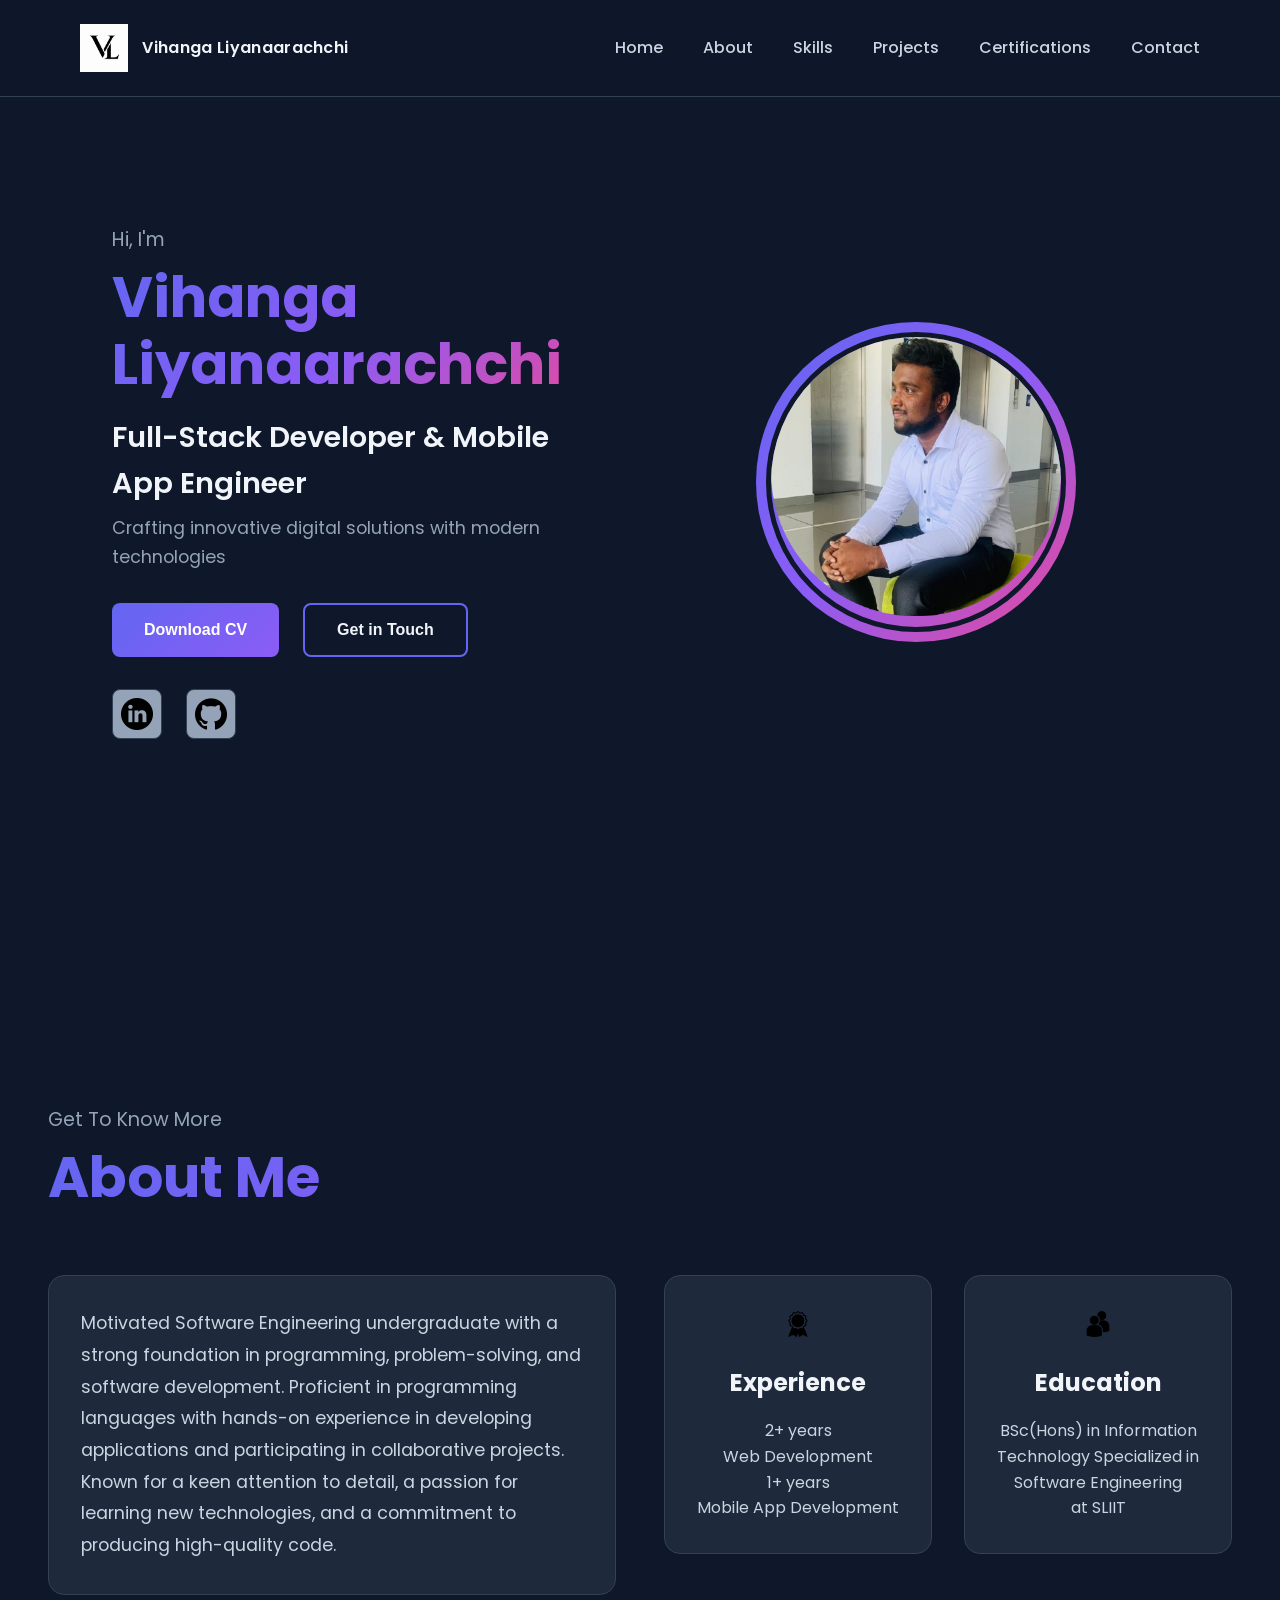
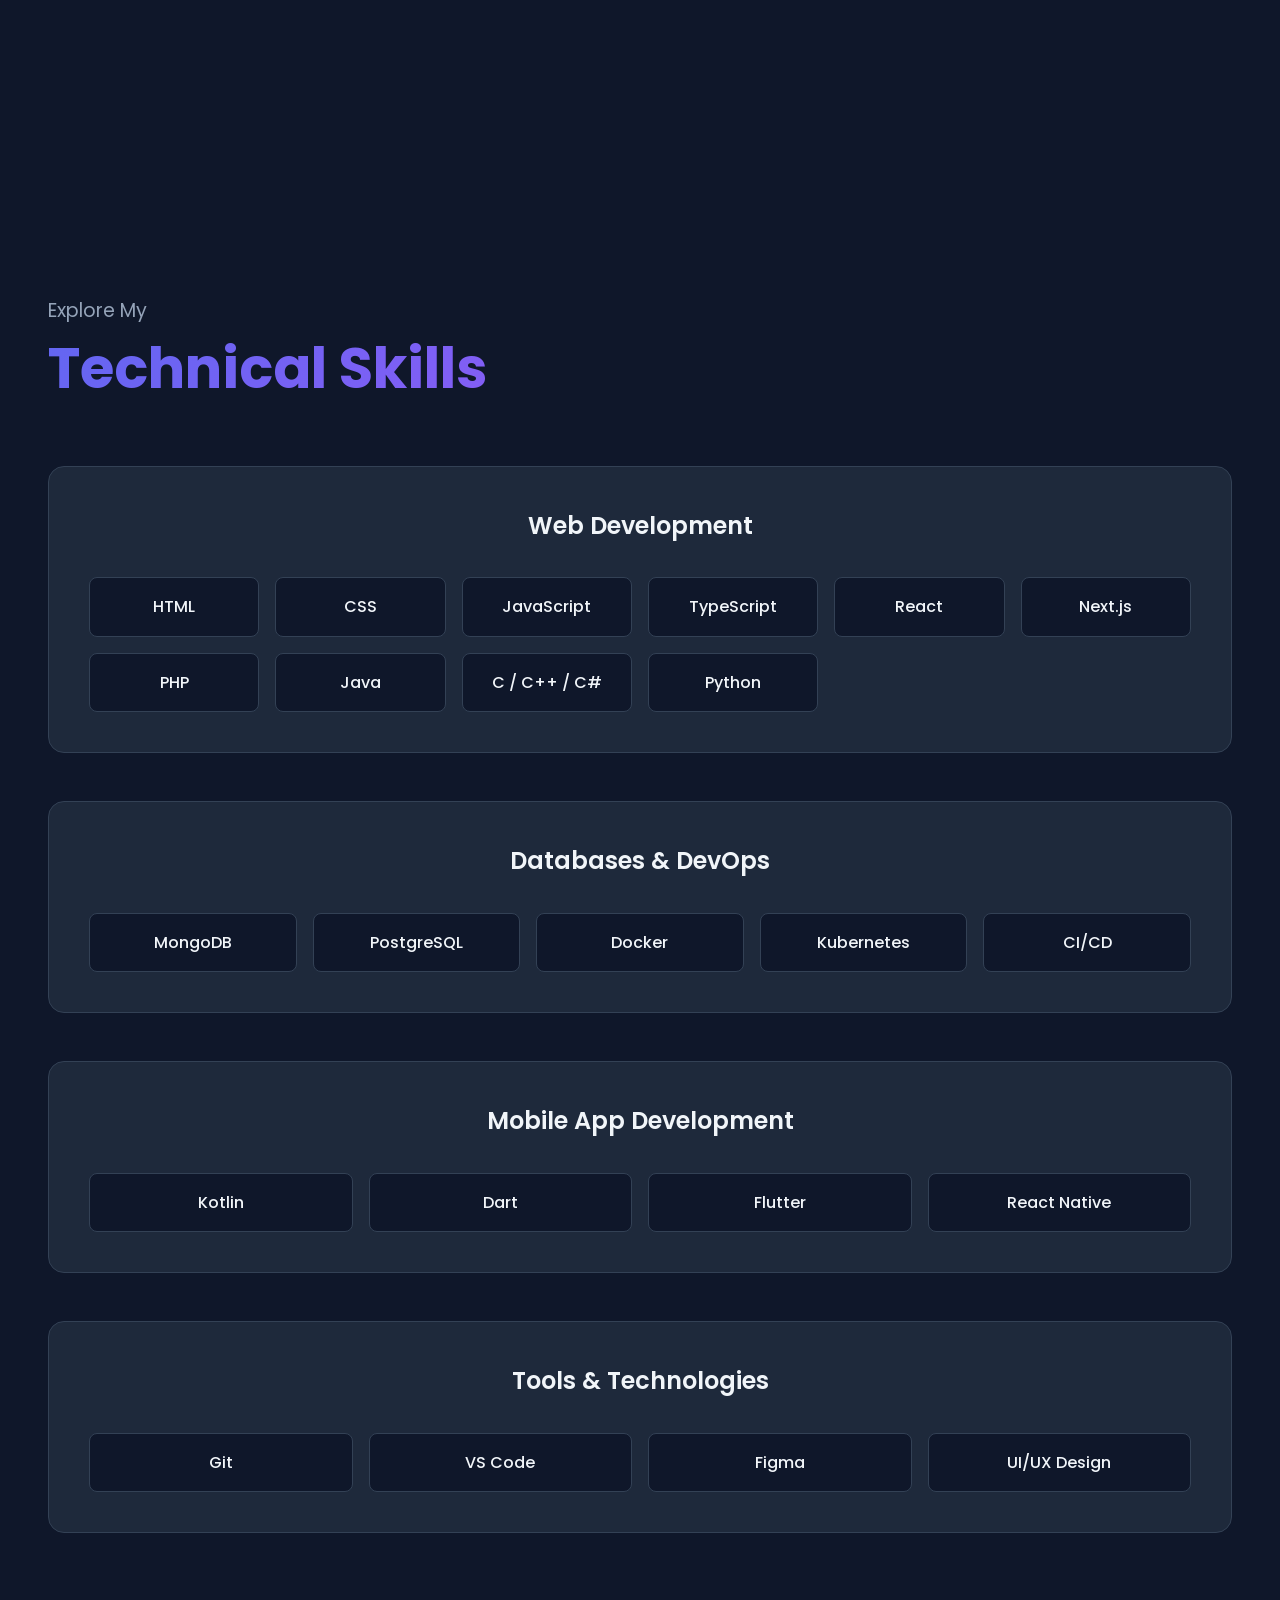
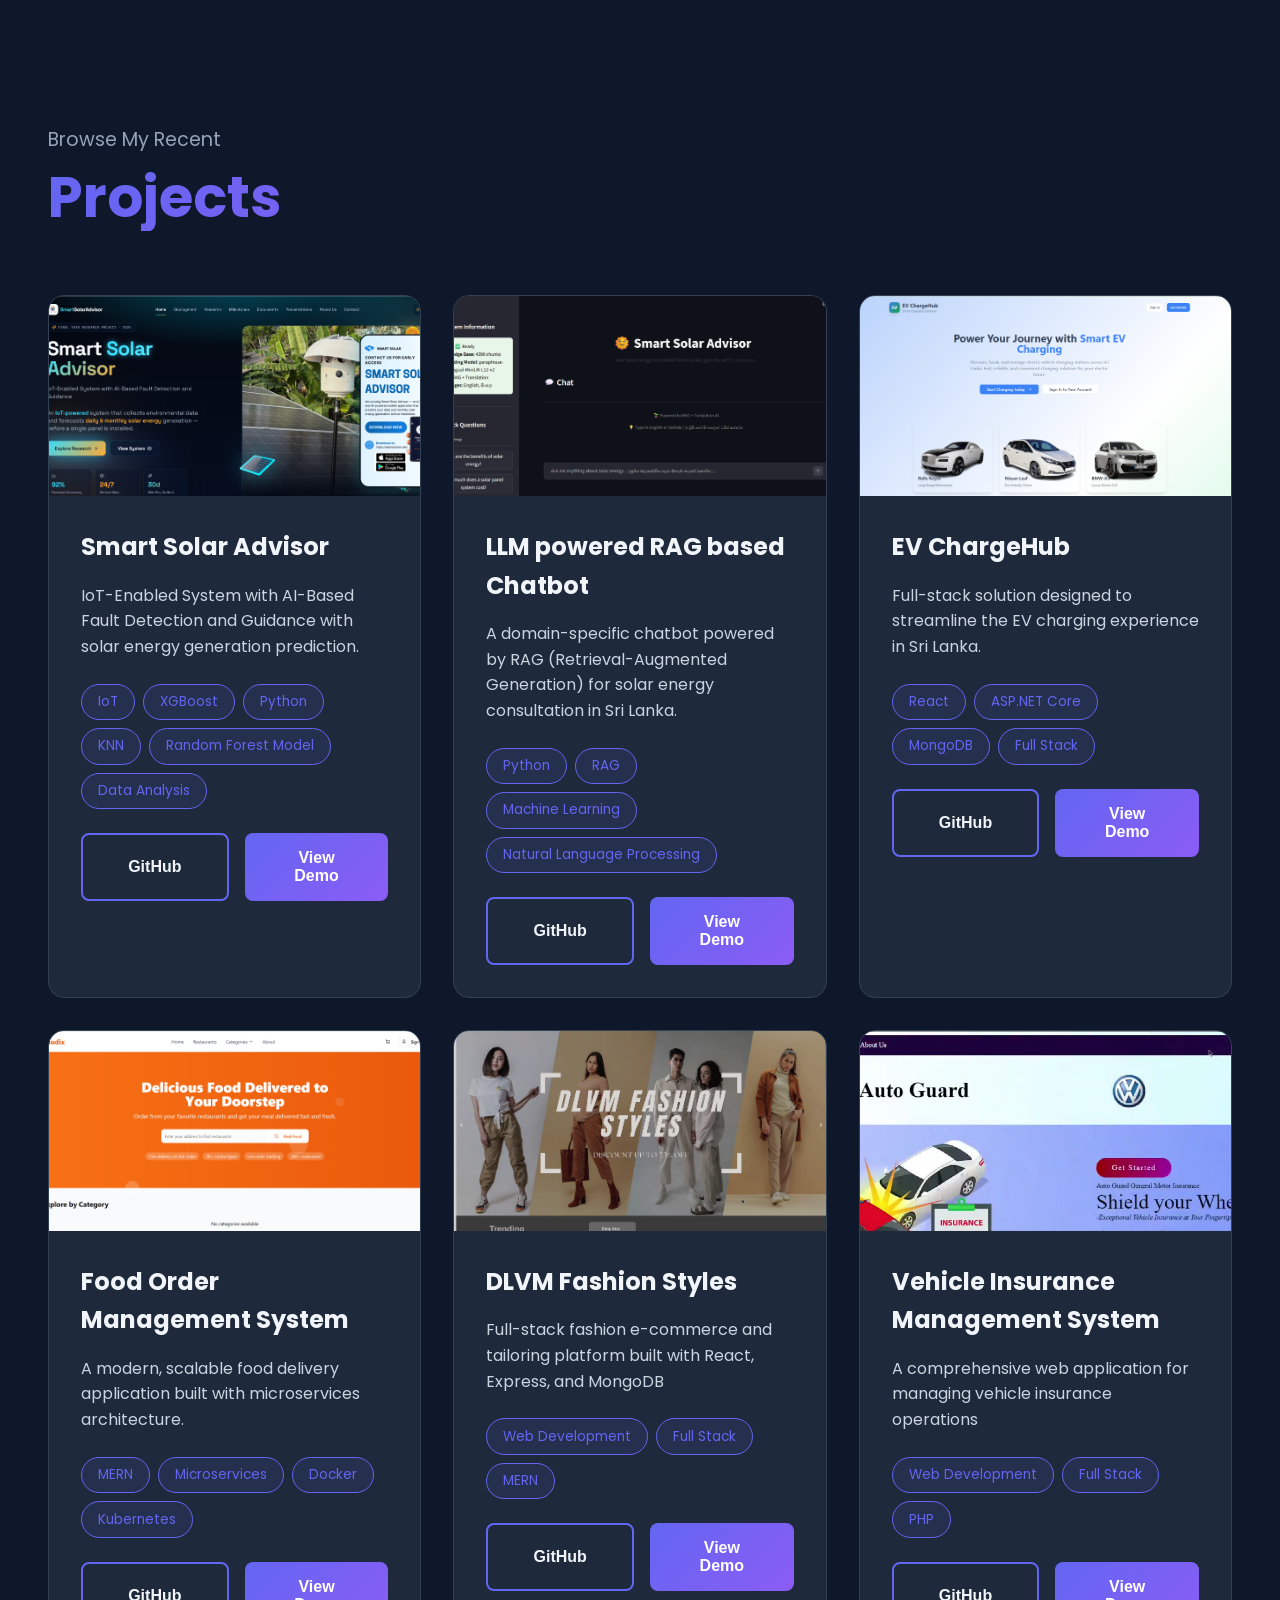
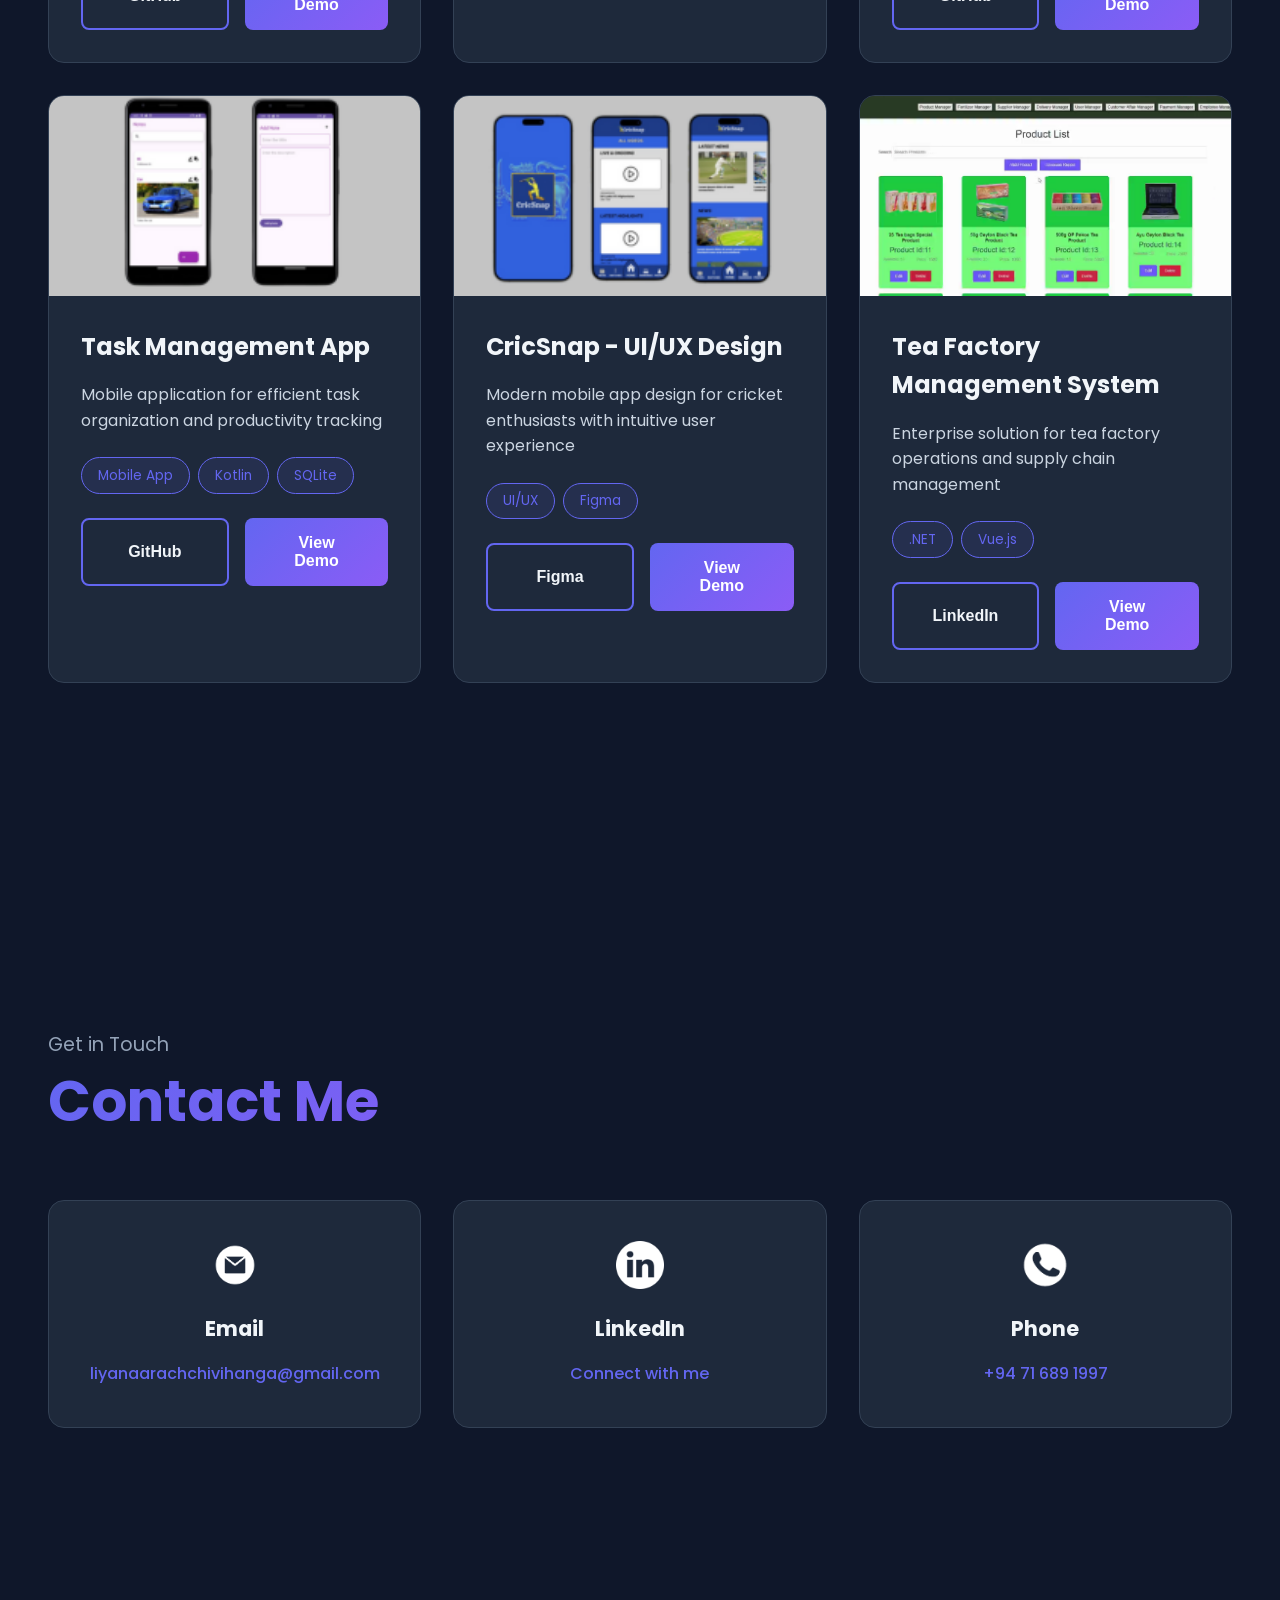
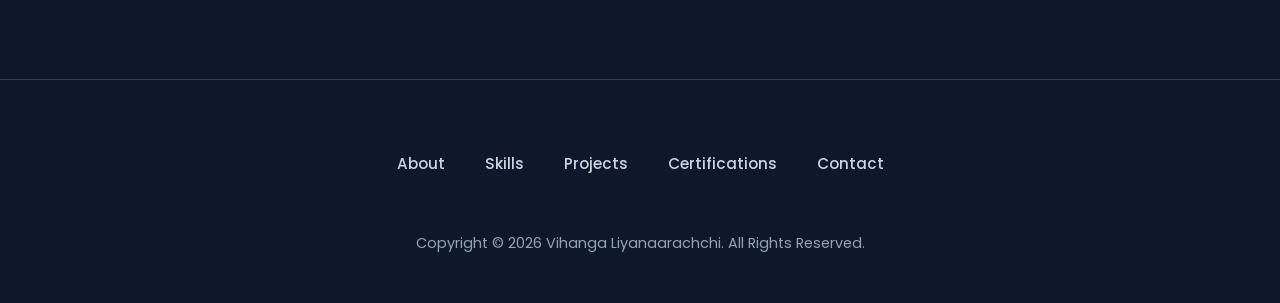
<file: index.html>
<!DOCTYPE html>
<html lang="en">

<head>
    <meta charset="UTF-8">
    <meta name="viewport" content="width=device-width, initial-scale=1.0">
    <title>Vihanga Liyanaarachchi | Software Developer</title>
    <link rel="icon" type="image/png" href="./assets/logo.png">
    <link rel="apple-touch-icon" href="./assets/logo.png">
    <link rel="stylesheet" href="style.css">
    <link rel="stylesheet" href="mediaquaries.css">
</head>

<body>
    <nav id="desktop-nav">
        <div>
            <a class="nav-brand" href="" aria-label="Go to home section">
                <img src="./assets/logo.png" alt="Vihanga Liyanaarachchi logo" class="nav-logo" />
                <span class="nav-brand-text">Vihanga Liyanaarachchi</span>
            </a>
            <ul class="nav-links">
                <li><a href="#profile">Home</a></li>
                <li><a href="#about">About</a></li>
                <li><a href="#experience">Skills</a></li>
                <li><a href="#projects">Projects</a></li>
                <li><a href="https://vihangau.github.io/certificates/">Certifications</a></li>
                <li><a href="#contact">Contact</a></li>
            </ul>
        </div>
    </nav>
    <nav id="hamburger-nav">
        <a class="nav-brand nav-brand-mobile" href="#profile" aria-label="Go to home section">
            <img src="./assets/logo.png" alt="Vihanga Liyanaarachchi logo" class="nav-logo" />
        </a>
        <div class="hamburger-menu">
            <div class="hamburger-icon" onclick="toggleMenu()">
                <span></span>
                <span></span>
                <span></span>
            </div>
        </div>
    </nav>
    <div class="sidebar-overlay" onclick="toggleMenu()"></div>
    <div class="sidebar">
        <div class="sidebar-header">
            <div class="close-icon" onclick="toggleMenu()">
                <span>&times;</span>
            </div>
        </div>
        <ul class="sidebar-links">
            <li><a href="#profile" onclick="toggleMenu()">Home</a></li>
            <li><a href="#about" onclick="toggleMenu()">About</a></li>
            <li><a href="#experience" onclick="toggleMenu()">Skills</a></li>
            <li><a href="#projects" onclick="toggleMenu()">Projects</a></li>
            <li><a href="https://vihangau.github.io/certificates/" onclick="toggleMenu()">Certifications</a></li>
            <li><a href="#contact" onclick="toggleMenu()">Contact</a></li>
        </ul>
    </div>
    <section id="profile">
        <div class="profile-content">
            <div class="section__text">
                <p class="section__text__p1">Hi, I'm</p>
                <h1 class="title">Vihanga Liyanaarachchi</h1>
                <p class="section__text__p2">Full-Stack Developer & Mobile App Engineer</p>
                <p class="section__text__p3">Crafting innovative digital solutions with modern technologies</p>
                <div class="btn-container">
                    <button class="btn btn-primary" onclick="window.open('resume.html')">
                        <span>Download CV</span>
                    </button>
                    <button class="btn btn-secondary" onclick="location.href='#contact'">
                        <span>Get in Touch</span>
                    </button>
                </div>
                <div id="social-container">
                    <a href="https://www.linkedin.com/in/vihanga-liyanaarachchi" target="_blank" class="social-link">
                        <img src="./assets/linkedin.png" alt="LinkedIn" class="icon" />
                    </a>
                    <a href="https://github.com/VihangaU" target="_blank" class="social-link">
                        <img src="./assets/github.png" alt="GitHub" class="icon" />
                    </a>
                </div>
            </div>
            <div class="section__pic-container">
                <div class="profile-img-wrapper">
                    <img src="./assets/Profile_Picture.png" alt="Profile picture">
                </div>
            </div>
        </div>
    </section>
    <section id="about">
        <p class="section__text__p1">Get To Know More</p>
        <h1 class="title">About Me</h1>
        <div class="section-container">
            <div class="section__text-container">
                <p class="about">Motivated Software Engineering undergraduate
                    with a strong foundation in programming,
                    problem-solving, and software development.
                    Proficient in programming languages with
                    hands-on experience in developing applications
                    and participating in collaborative projects.
                    Known for a keen attention to detail, a passion
                    for learning new technologies, and a
                    commitment to producing high-quality code.</p>
            </div>
            <div class="about-details-container">
                <div class="about-containers">
                    <div class="details-container">
                        <img src="./assets/experience.png" alt="Experience icon" class="icon" />
                        <h3>Experience</h3>
                        <p>2+ years <br />Web Development</p>
                        <p>1+ years<br>Mobile App Development</p>
                    </div>
                    <div class="details-container">
                        <img src="./assets/education.png" alt="Education icon" class="icon" />
                        <h3>Education</h3>
                        <p>BSc(Hons) in Information Technology Specialized in Software Engineering<br /> at SLIIT</p>
                    </div>
                </div>

            </div>
        </div>
        <img src="./assets/arrow.png" alt="Arrow icon" class="icon arrow" onclick="location.href='#experience'" />
    </section>
    <section id="experience">
        <p class="section__text__p1">Explore My</p>
        <h1 class="title">Technical Skills</h1>
        <div class="experience-details-container">
            <div class="skills-category">
                <h2 class="experience-sub-title">Web Development</h2>
                <div class="skills-grid">
                    <div class="skill-badge">
                        <span class="skill-name">HTML</span>
                    </div>
                    <div class="skill-badge">
                        <span class="skill-name">CSS</span>
                    </div>
                    <div class="skill-badge">
                        <span class="skill-name">JavaScript</span>
                    </div>
                    <div class="skill-badge">
                        <span class="skill-name">TypeScript</span>
                    </div>
                    <div class="skill-badge">
                        <span class="skill-name">React</span>
                    </div>
                    <div class="skill-badge">
                        <span class="skill-name">Next.js</span>
                    </div>
                    <div class="skill-badge">
                        <span class="skill-name">PHP</span>
                    </div>
                    <div class="skill-badge">
                        <span class="skill-name">Java</span>
                    </div>
                    <div class="skill-badge">
                        <span class="skill-name">C / C++ / C#</span>
                    </div>
                    <div class="skill-badge">
                        <span class="skill-name">Python</span>
                    </div>
                </div>
            </div>

            <div class="skills-category">
                <h2 class="experience-sub-title">Databases & DevOps</h2>
                <div class="skills-grid">
                    <div class="skill-badge">
                        <span class="skill-name">MongoDB</span>
                    </div>
                    <div class="skill-badge">
                        <span class="skill-name">PostgreSQL</span>
                    </div>
                    <div class="skill-badge">
                        <span class="skill-name">Docker</span>
                    </div>
                    <div class="skill-badge">
                        <span class="skill-name">Kubernetes</span>
                    </div>
                    <div class="skill-badge">
                        <span class="skill-name">CI/CD</span>
                    </div>
                </div>
            </div>

            <div class="skills-category">
                <h2 class="experience-sub-title">Mobile App Development</h2>
                <div class="skills-grid">
                    <div class="skill-badge">
                        <span class="skill-name">Kotlin</span>
                    </div>
                    <div class="skill-badge">
                        <span class="skill-name">Dart</span>
                    </div>
                    <div class="skill-badge">
                        <span class="skill-name">Flutter</span>
                    </div>
                    <div class="skill-badge">
                        <span class="skill-name">React Native</span>
                    </div>
                </div>
            </div>

            <div class="skills-category">
                <h2 class="experience-sub-title">Tools & Technologies</h2>
                <div class="skills-grid">
                    <div class="skill-badge">
                        <span class="skill-name">Git</span>
                    </div>
                    <div class="skill-badge">
                        <span class="skill-name">VS Code</span>
                    </div>
                    <div class="skill-badge">
                        <span class="skill-name">Figma</span>
                    </div>
                    <div class="skill-badge">
                        <span class="skill-name">UI/UX Design</span>
                    </div>
                </div>
            </div>
        </div>
        <img src="./assets/arrow.png" alt="Arrow icon" class="icon arrow" onclick="location.href='#projects'" />
    </section>
    <section id="projects">
        <p class="section__text__p1">Browse My Recent</p>
        <h1 class="title">Projects</h1>
        <div class="projects-container">
            <div class="project-card">
                <div class="project-image">
                    <img src="./assets/solaradvisor.png" alt="Smart Solar Advisor" />
                </div>
                <div class="project-content">
                    <h2 class="project-title">Smart Solar Advisor</h2>
                    <p class="project-description">IoT-Enabled System with AI-Based Fault Detection and Guidance with solar energy generation prediction.</p>
                    <div class="project-tech">
                        <span class="tech-tag">IoT</span>
                        <span class="tech-tag">XGBoost</span>
                        <span class="tech-tag">Python</span>
                        <span class="tech-tag">KNN</span>
                        <span class="tech-tag">Random Forest Model</span>
                        <span class="tech-tag">Data Analysis</span>
                    </div>
                    <div class="project-links">
                        <button class="btn btn-secondary"
                            onclick="location.href='https://github.com/TechDilshan/SmartSolarAdvisor_25-26J-527'">
                            <span>GitHub</span>
                        </button>
                        <button class="btn btn-primary" onclick="location.href='https://smart.solaradvisor.site/'">
                            <span>View Demo</span>
                        </button>
                    </div>
                </div>
            </div>

            <div class="project-card">
                <div class="project-image">
                    <img src="./assets/chatbot.png" alt="AI powered RAG based Chatbot" />
                </div>
                <div class="project-content">
                    <h2 class="project-title">LLM powered RAG based Chatbot</h2>
                    <p class="project-description">A domain-specific chatbot powered by RAG (Retrieval-Augmented Generation) for solar energy consultation in Sri Lanka.</p>
                    <div class="project-tech">
                        <span class="tech-tag">Python</span>
                        <span class="tech-tag">RAG</span>
                        <span class="tech-tag">Machine Learning</span>
                        <span class="tech-tag">Natural Language Processing</span>
                    </div>
                    <div class="project-links">
                        <button class="btn btn-secondary"
                            onclick="location.href='https://github.com/VihangaU/Solar-Advisor'">
                            <span>GitHub</span>
                        </button>
                        <button class="btn btn-primary" onclick="location.href='./assets/chatbot.mp4'">
                            <span>View Demo</span>
                        </button>
                    </div>
                </div>
            </div>

            <div class="project-card">
                <div class="project-image">
                    <img src="./assets/EV.png" alt="EV ChargeHub" />
                </div>
                <div class="project-content">
                    <h2 class="project-title">EV ChargeHub</h2>
                    <p class="project-description">Full-stack solution designed to streamline the EV charging experience
                        in Sri Lanka.</p>
                    <div class="project-tech">
                        <span class="tech-tag">React</span>
                        <span class="tech-tag">ASP.NET Core</span>
                        <span class="tech-tag">MongoDB</span>
                        <span class="tech-tag">Full Stack</span>
                    </div>
                    <div class="project-links">
                        <button class="btn btn-secondary"
                            onclick="location.href='https://github.com/VihangaU/EV-ChargeHub'">
                            <span>GitHub</span>
                        </button>
                        <button class="btn btn-primary" onclick="location.href='./assets/EV.mp4'">
                            <span>View Demo</span>
                        </button>
                    </div>
                </div>
            </div>

            <div class="project-card">
                <div class="project-image">
                    <img src="./assets/Foodix.png" alt="Food Order Management System" />
                </div>
                <div class="project-content">
                    <h2 class="project-title">Food Order Management System</h2>
                    <p class="project-description">A modern, scalable food delivery application built with microservices
                        architecture.</p>
                    <div class="project-tech">
                        <span class="tech-tag">MERN</span>
                        <span class="tech-tag">Microservices</span>
                        <span class="tech-tag">Docker</span>
                        <span class="tech-tag">Kubernetes</span>
                    </div>
                    <div class="project-links">
                        <button class="btn btn-secondary"
                            onclick="location.href='https://github.com/VihangaU/Foodsera'">
                            <span>GitHub</span>
                        </button>
                        <button class="btn btn-primary" onclick="location.href='./assets/Foodix.mp4'">
                            <span>View Demo</span>
                        </button>
                    </div>
                </div>
            </div>

            <div class="project-card">
                <div class="project-image">
                    <img src="./assets/DLVM_Home.png" alt="Vehicle Insurance Management System" />
                </div>
                <div class="project-content">
                    <h2 class="project-title">DLVM Fashion Styles</h2>
                    <p class="project-description">Full-stack fashion e-commerce and tailoring platform built with
                        React, Express, and MongoDB</p>
                    <div class="project-tech">
                        <span class="tech-tag">Web Development</span>
                        <span class="tech-tag">Full Stack</span>
                        <span class="tech-tag">MERN</span>
                    </div>
                    <div class="project-links">
                        <button class="btn btn-secondary"
                            onclick="location.href='https://github.com/VihangaU/DLVM-fashion-styles'">
                            <span>GitHub</span>
                        </button>
                        <button class="btn btn-primary" onclick="location.href='./assets/DLVM.mp4'">
                            <span>View Demo</span>
                        </button>
                    </div>
                </div>
            </div>

            <div class="project-card">
                <div class="project-image">
                    <img src="./assets/insurance.png" alt="Vehicle Insurance Management System" />
                </div>
                <div class="project-content">
                    <h2 class="project-title">Vehicle Insurance Management System</h2>
                    <p class="project-description">A comprehensive web application for managing vehicle insurance
                        operations</p>
                    <div class="project-tech">
                        <span class="tech-tag">Web Development</span>
                        <span class="tech-tag">Full Stack</span>
                        <span class="tech-tag">PHP</span>
                    </div>
                    <div class="project-links">
                        <button class="btn btn-secondary"
                            onclick="location.href='https://github.com/VihangaU/Auto_Guard---WebApplication'">
                            <span>GitHub</span>
                        </button>
                        <button class="btn btn-primary" onclick="location.href='./assets/insurance.mp4'">
                            <span>View Demo</span>
                        </button>
                    </div>
                </div>
            </div>

            <div class="project-card">
                <div class="project-image">
                    <img src="./assets/task.png" alt="Task Management App" />
                </div>
                <div class="project-content">
                    <h2 class="project-title">Task Management App</h2>
                    <p class="project-description">Mobile application for efficient task organization and productivity
                        tracking</p>
                    <div class="project-tech">
                        <span class="tech-tag">Mobile App</span>
                        <span class="tech-tag">Kotlin</span>
                        <span class="tech-tag">SQLite</span>
                    </div>
                    <div class="project-links">
                        <button class="btn btn-secondary"
                            onclick="location.href='https://github.com/VihangaU/task-app'">
                            <span>GitHub</span>
                        </button>
                        <button class="btn btn-primary" onclick="location.href='./assets/taskApp.webm'">
                            <span>View Demo</span>
                        </button>
                    </div>
                </div>
            </div>

            <div class="project-card">
                <div class="project-image">
                    <img src="./assets/cricket.png" alt="UI/UX Design" />
                </div>
                <div class="project-content">
                    <h2 class="project-title">CricSnap - UI/UX Design</h2>
                    <p class="project-description">Modern mobile app design for cricket enthusiasts with intuitive user
                        experience</p>
                    <div class="project-tech">
                        <span class="tech-tag">UI/UX</span>
                        <span class="tech-tag">Figma</span>
                    </div>
                    <div class="project-links">
                        <button class="btn btn-secondary"
                            onclick="location.href='https://www.figma.com/design/bs1d8rYwbRG2r9qS9AjJvc/CricSnap?node-id=0-1&t=6byRU1Nui9WfAuHC-1'">
                            <span>Figma</span>
                        </button>
                        <button class="btn btn-primary" onclick="location.href='./assets/uiux.mp4'">
                            <span>View Demo</span>
                        </button>
                    </div>
                </div>
            </div>

            <div class="project-card">
                <div class="project-image">
                    <img src="./assets/tea.png" alt="Tea Factory Management System" />
                </div>
                <div class="project-content">
                    <h2 class="project-title">Tea Factory Management System</h2>
                    <p class="project-description">Enterprise solution for tea factory operations and supply chain
                        management</p>
                    <div class="project-tech">
                        <span class="tech-tag">.NET</span>
                        <span class="tech-tag">Vue.js</span>
                    </div>
                    <div class="project-links">
                        <button class="btn btn-secondary"
                            onclick="location.href='https://www.linkedin.com/posts/vihanga-liyanaarachchi-47b833316_managementsystem-dotnetframework-vuejs-activity-7218150866984312832-mxvz?utm_source=share&utm_medium=member_desktop'">
                            <span>LinkedIn</span>
                        </button>
                        <button class="btn btn-primary" onclick="location.href='./assets/teaFac.mp4'">
                            <span>View Demo</span>
                        </button>
                    </div>
                </div>
            </div>
        </div>
        <img src="./assets/arrow.png" alt="Arrow icon" class="icon arrow" onclick="location.href='#contact'" />
    </section>
    <section id="contact">
        <p class="section__text__p1">Get in Touch</p>
        <h1 class="title">Contact Me</h1>
        <div class="contact-container">
            <div class="contact-card">
                <img src="./assets/email.png" alt="Email icon" class="icon contact-icon" />
                <h3>Email</h3>
                <p><a href="mailto:liyanaarachchivihanga@gmail.com">liyanaarachchivihanga@gmail.com</a></p>
            </div>
            <div class="contact-card">
                <img src="./assets/linkedin.png" alt="Linkedin icon" class="icon contact-icon" />
                <h3>LinkedIn</h3>
                <p><a href="https://www.linkedin.com/in/vihanga-liyanaarachchi" target="_blank">Connect with me</a></p>
            </div>
            <div class="contact-card">
                <img src="./assets/phone.png" alt="Phone icon" class="icon contact-icon" />
                <h3>Phone</h3>
                <p><a href="tel:+94716891997">+94 71 689 1997</a></p>
            </div>
        </div>
    </section>
    <footer>
        <nav>
            <div class="nav-links-container">
                <ul class="nav-links">
                    <li><a href="#about">About</a></li>
                    <li><a href="#experience">Skills</a></li>
                    <li><a href="#projects">Projects</a></li>
                    <li><a href="https://vihangau.github.io/certificates/">Certifications</a></li>
                    <li><a href="#contact">Contact</a></li>
                </ul>
            </div>
        </nav>
        <p>Copyright &copy; 2026 Vihanga Liyanaarachchi. All Rights Reserved.</p>
    </footer>
    <script src="script.js"></script>
</body>

</html>
</file>
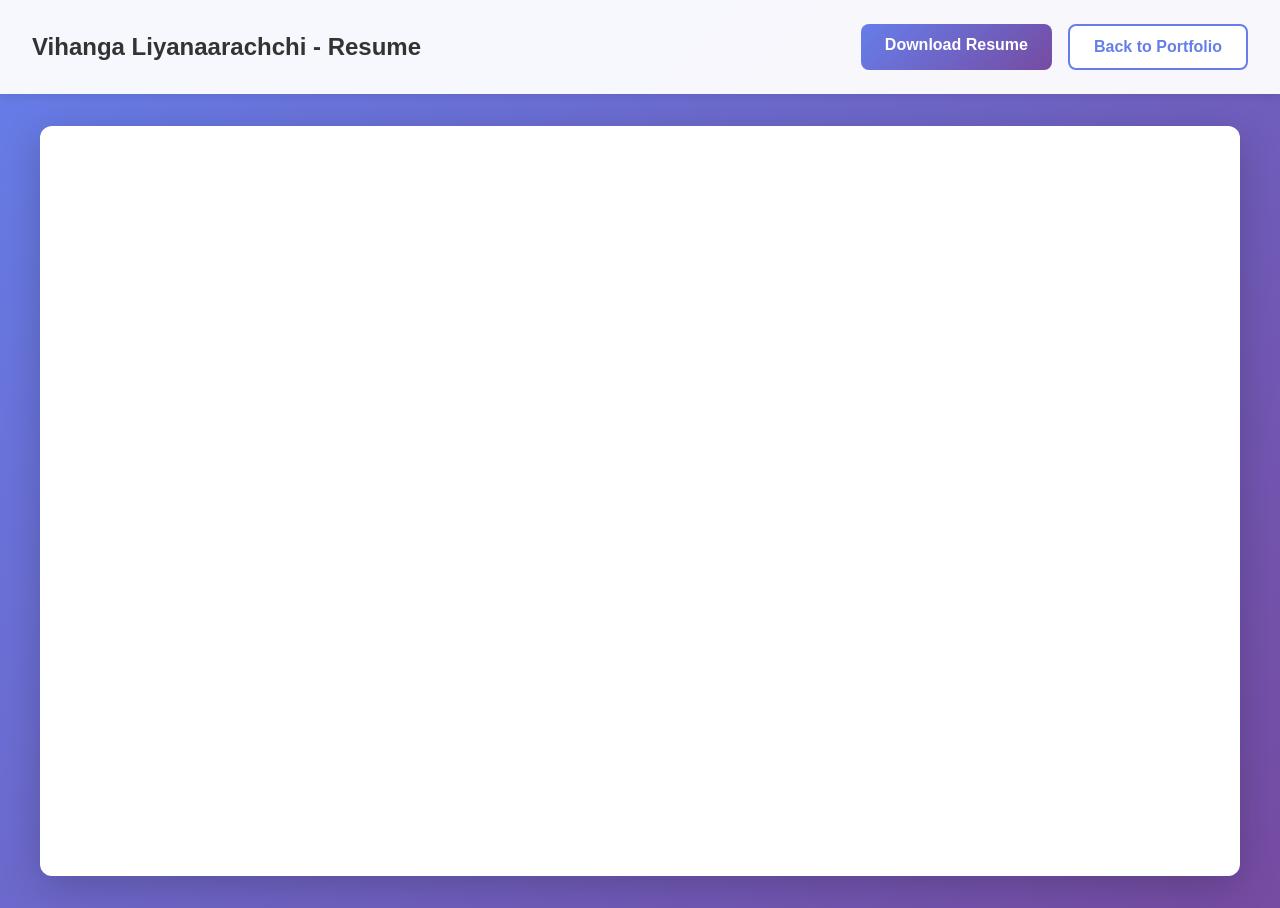
<file: resume.html>
<!DOCTYPE html>
<html lang="en">
<head>
    <meta charset="UTF-8">
    <meta name="viewport" content="width=device-width, initial-scale=1.0">
    <title>Vihanga Liyanaarachchi - Resume</title>
    <style>
        * {
            margin: 0;
            padding: 0;
            box-sizing: border-box;
        }

        body {
            font-family: -apple-system, BlinkMacSystemFont, 'Segoe UI', Roboto, Oxygen, Ubuntu, Cantarell, sans-serif;
            background: linear-gradient(135deg, #667eea 0%, #764ba2 100%);
            min-height: 100vh;
            display: flex;
            flex-direction: column;
        }

        .header {
            background: rgba(255, 255, 255, 0.95);
            padding: 1.5rem 2rem;
            box-shadow: 0 2px 10px rgba(0, 0, 0, 0.1);
            display: flex;
            justify-content: space-between;
            align-items: center;
            flex-wrap: wrap;
            gap: 1rem;
        }

        .header h1 {
            color: #333;
            font-size: 1.5rem;
        }

        .button-group {
            display: flex;
            gap: 1rem;
            flex-wrap: wrap;
        }

        .btn {
            padding: 0.75rem 1.5rem;
            border: none;
            border-radius: 8px;
            font-size: 1rem;
            font-weight: 600;
            cursor: pointer;
            transition: all 0.3s ease;
            text-decoration: none;
            display: inline-block;
        }

        .btn-primary {
            background: linear-gradient(135deg, #667eea 0%, #764ba2 100%);
            color: white;
        }

        .btn-primary:hover {
            transform: translateY(-2px);
            box-shadow: 0 5px 15px rgba(102, 126, 234, 0.4);
        }

        .btn-secondary {
            background: #fff;
            color: #667eea;
            border: 2px solid #667eea;
        }

        .btn-secondary:hover {
            background: #667eea;
            color: white;
            transform: translateY(-2px);
        }

        .pdf-container {
            flex: 1;
            display: flex;
            justify-content: center;
            align-items: center;
            padding: 2rem;
        }

        .pdf-wrapper {
            width: 100%;
            max-width: 1200px;
            height: calc(100vh - 150px);
            background: white;
            border-radius: 12px;
            box-shadow: 0 10px 40px rgba(0, 0, 0, 0.2);
            overflow: hidden;
        }

        iframe {
            width: 100%;
            height: 100%;
            border: none;
        }

        @media (max-width: 768px) {
            .header {
                flex-direction: column;
                text-align: center;
            }

            .header h1 {
                font-size: 1.2rem;
            }

            .button-group {
                justify-content: center;
            }

            .pdf-container {
                padding: 1rem;
            }

            .pdf-wrapper {
                height: calc(100vh - 200px);
            }
        }
    </style>
</head>
<body>
    <div class="header">
        <h1>Vihanga Liyanaarachchi - Resume</h1>
        <div class="button-group">
            <a href="./assets/Vihanga_Liyanaarachchi_Resume.pdf" download class="btn btn-primary">Download Resume</a>
            <button onclick="window.close()" class="btn btn-secondary">Back to Portfolio</button>
        </div>
    </div>

    <div class="pdf-container">
        <div class="pdf-wrapper">
            <iframe src="./assets/Vihanga_Liyanaarachchi_Resume.pdf" type="application/pdf"></iframe>
        </div>
    </div>
</body>
</html>
</file>
<file: style.css>
@import url('https://fonts.googleapis.com/css2?family=Poppins:wght@300;400;500;600;700&display=swap');

* {
    margin: 0;
    padding: 0;
    box-sizing: border-box;
}

:root {
    --primary-color: #6366f1;
    --secondary-color: #8b5cf6;
    --accent-color: #ec4899;
    --bg-dark: #0f172a;
    --bg-light: #1e293b;
    --bg-card: #1e293b;
    --text-primary: #f1f5f9;
    --text-secondary: #cbd5e1;
    --text-muted: #94a3b8;
    --border-color: #334155;
    --hover-bg: #2d3748;
}

body {
    font-family: "Poppins", sans-serif;
    background: var(--bg-dark);
    color: var(--text-primary);
    line-height: 1.6;
}

html {
    scroll-behavior: smooth;
}

/* Transitions */
a,
.btn,
.skill-badge,
.project-card,
.contact-card {
    transition: all 0.3s ease;
}

/* Desktop Nav */
#desktop-nav {
    position: fixed;
    top: 0;
    width: 100%;
    display: flex;
    align-items: center;
    padding: 1.5rem 5rem;
    background: rgba(15, 23, 42, 0.9);
    backdrop-filter: blur(10px);
    border-bottom: 1px solid var(--border-color);
    z-index: 9999;
}

#desktop-nav>div {
    width: 100%;
    max-width: 1400px;
    margin: 0 auto;
    display: flex;
    align-items: center;
    justify-content: space-between;
    gap: 2rem;
}

.nav-brand {
    display: inline-flex;
    align-items: center;
    gap: 0.9rem;
    color: var(--text-primary);
    flex-shrink: 0;
}

.nav-brand:hover {
    color: var(--text-primary);
}

.nav-logo {
    width: 3rem;
    height: 3rem;
    object-fit: contain;
    display: block;
}

.nav-brand-text {
    font-size: 1rem;
    font-weight: 600;
    letter-spacing: 0.02em;
}

.nav-links {
    display: flex;
    gap: 2.5rem;
    list-style: none;
    font-size: 1rem;
    font-weight: 500;
}

a {
    color: var(--text-secondary);
    text-decoration: none;
}

a:hover {
    color: var(--primary-color);
}

.logo {
    font-size: 1.8rem;
    font-weight: 700;
    background: linear-gradient(135deg, var(--primary-color), var(--secondary-color));
    -webkit-background-clip: text;
    -webkit-text-fill-color: transparent;
    background-clip: text;
}

/* Hamburger Menu */
#hamburger-nav {
    display: none;
}

.nav-brand-mobile {
    margin-right: auto;
}

.hamburger-menu {
    position: relative;
    display: inline-block;
}

.hamburger-icon {
    display: flex;
    flex-direction: column;
    justify-content: space-between;
    height: 24px;
    width: 30px;
    cursor: pointer;
    z-index: 10001;
}

.hamburger-icon span {
    width: 100%;
    height: 2px;
    background-color: var(--text-primary);
    transition: all 0.3s ease-in-out;
}

.hamburger-icon.open span:first-child {
    transform: rotate(45deg) translate(10px, 5px);
}

.hamburger-icon.open span:nth-child(2) {
    opacity: 0;
}

.hamburger-icon.open span:last-child {
    transform: rotate(-45deg) translate(10px, -5px);
}

/* Sidebar */
.sidebar {
    position: fixed;
    top: 0;
    left: -300px;
    width: 280px;
    height: 100vh;
    background: var(--bg-light);
    border-right: 1px solid var(--border-color);
    z-index: 10000;
    transition: left 0.3s ease-in-out;
    overflow-y: auto;
}

.sidebar.open {
    left: 0;
}

.sidebar-header {
    display: flex;
    justify-content: space-between;
    align-items: center;
    padding: 1.5rem 1.5rem;
    border-bottom: 1px solid var(--border-color);
}

.close-icon {
    font-size: 2rem;
    color: var(--text-primary);
    cursor: pointer;
    line-height: 1;
    transition: color 0.3s ease;
}

.close-icon:hover {
    color: var(--primary-color);
}

.sidebar-links {
    list-style: none;
    padding: 2rem 0;
}

.sidebar-links li {
    margin: 0;
}

.sidebar-links a {
    display: block;
    padding: 1rem 2rem;
    font-size: 1.1rem;
    color: var(--text-secondary);
    text-decoration: none;
    transition: all 0.3s ease;
    border-left: 3px solid transparent;
}

.sidebar-links a:hover {
    background-color: var(--hover-bg);
    color: var(--primary-color);
    border-left-color: var(--primary-color);
}

/* Sidebar Overlay */
.sidebar-overlay {
    position: fixed;
    top: 0;
    left: 0;
    width: 100%;
    height: 100vh;
    background: rgba(0, 0, 0, 0.5);
    z-index: 9999;
    opacity: 0;
    visibility: hidden;
    transition: opacity 0.3s ease, visibility 0.3s ease;
}

.sidebar-overlay.open {
    opacity: 1;
    visibility: visible;
}

/* Sections */
section {
    padding: 8rem 5rem;
    min-height: 100vh;
    display: flex;
    flex-direction: column;
    justify-content: center;
}

/* Profile Section */
#profile {
    padding-top: 10rem;
}

.profile-content {
    display: flex;
    align-items: center;
    justify-content: space-between;
    gap: 5rem;
    max-width: 1400px;
    margin: 0 auto;
}

.section__text {
    flex: 1;
}

.section__text__p1 {
    font-size: 1.2rem;
    color: var(--text-muted);
    margin-bottom: 0.5rem;
}

.title {
    font-size: 4rem;
    font-weight: 700;
    background: linear-gradient(135deg, var(--primary-color), var(--secondary-color), var(--accent-color));
    -webkit-background-clip: text;
    -webkit-text-fill-color: transparent;
    background-clip: text;
    margin-bottom: 1rem;
    line-height: 1.2;
}

.section__text__p2 {
    font-size: 1.8rem;
    font-weight: 600;
    color: var(--text-primary);
    margin-bottom: 0.5rem;
}

.section__text__p3 {
    font-size: 1.1rem;
    color: var(--text-muted);
    margin-bottom: 2rem;
}

.section__pic-container {
    flex: 1;
    display: flex;
    justify-content: center;
    align-items: center;
}

.profile-img-wrapper {
    position: relative;
    width: 350px;
    height: 350px;
}

.profile-img-wrapper::before {
    content: '';
    position: absolute;
    inset: -10px;
    background: linear-gradient(135deg, var(--primary-color), var(--secondary-color), var(--accent-color));
    border-radius: 50%;
    z-index: -1;
    animation: rotate 3s linear infinite;
}

@keyframes rotate {
    from {
        transform: rotate(0deg);
    }

    to {
        transform: rotate(360deg);
    }
}

.profile-img-wrapper img {
    width: 100%;
    height: 100%;
    border-radius: 50%;
    object-fit: cover;
    border: 5px solid var(--bg-dark);
}

/* Buttons */
.btn-container {
    display: flex;
    gap: 1.5rem;
    margin-top: 2rem;
}

.btn {
    padding: 1rem 2rem;
    border-radius: 0.5rem;
    font-weight: 600;
    font-size: 1rem;
    cursor: pointer;
    border: none;
    position: relative;
    overflow: hidden;
}

.btn-primary {
    background: linear-gradient(135deg, var(--primary-color), var(--secondary-color));
    color: white;
}

.btn-primary:hover {
    transform: translateY(-2px);
    box-shadow: 0 10px 25px rgba(99, 102, 241, 0.3);
}

.btn-secondary {
    background: transparent;
    color: var(--text-primary);
    border: 2px solid var(--primary-color);
}

.btn-secondary:hover {
    background: var(--primary-color);
    transform: translateY(-2px);
}

/* Social Links */
#social-container {
    display: flex;
    gap: 1.5rem;
    margin-top: 2rem;
}

.social-link {
    width: 50px;
    height: 50px;
    display: flex;
    align-items: center;
    justify-content: center;
    background: var(--text-muted);
    border-radius: 0.5rem;
    border: 1px solid var(--border-color);
    transition: all 0.3s ease;
}

.social-link:hover {
    background: var(--primary-color);
    transform: translateY(-5px);
    border-color: var(--primary-color);
}

.icon {
    cursor: pointer;
    height: 2rem;
}

/* About Section */
#about {
    max-width: 1400px;
    margin: 0 auto;
}

.section-container {
    display: flex;
    gap: 3rem;
    margin-top: 3rem;
}

.section__text-container {
    flex: 1;
}

.about {
    font-size: 1.1rem;
    line-height: 1.8;
    color: var(--text-secondary);
    background: var(--bg-card);
    padding: 2rem;
    border-radius: 1rem;
    border: 1px solid var(--border-color);
}

.about-details-container {
    flex: 1;
}

.about-containers {
    display: flex;
    gap: 2rem;
}

.details-container {
    flex: 1;
    padding: 2rem;
    background: var(--bg-card);
    border-radius: 1rem;
    border: 1px solid var(--border-color);
    text-align: center;
    transition: all 0.3s ease;
}

.details-container:hover {
    transform: translateY(-5px);
    border-color: var(--primary-color);
    box-shadow: 0 10px 30px rgba(99, 102, 241, 0.2);
}

.details-container h3 {
    margin: 1rem 0;
    font-size: 1.5rem;
    color: var(--text-primary);
}

.details-container p {
    color: var(--text-secondary);
}

.arrow {
    position: absolute;
    right: 5rem;
    bottom: 2rem;
    cursor: pointer;
    filter: invert(1);
    opacity: 0.5;
    transition: all 0.3s ease;
}

.arrow:hover {
    opacity: 1;
    transform: translateY(5px);
}

/* Skills Section */
#experience {
    max-width: 1400px;
    margin: 0 auto;
}

.experience-details-container {
    display: flex;
    flex-direction: column;
    gap: 3rem;
    margin-top: 3rem;
}

.skills-category {
    background: var(--bg-card);
    padding: 2.5rem;
    border-radius: 1rem;
    border: 1px solid var(--border-color);
}

.experience-sub-title {
    color: var(--text-primary);
    font-weight: 600;
    font-size: 1.5rem;
    margin-bottom: 2rem;
    text-align: center;
}

.skills-grid {
    display: grid;
    grid-template-columns: repeat(auto-fit, minmax(150px, 1fr));
    gap: 1rem;
}

.skill-badge {
    background: var(--bg-dark);
    padding: 1rem 1.5rem;
    border-radius: 0.5rem;
    border: 1px solid var(--border-color);
    text-align: center;
    cursor: default;
    transition: all 0.3s ease;
}

.skill-badge:hover {
    border-color: var(--primary-color);
    background: linear-gradient(135deg, rgba(99, 102, 241, 0.1), rgba(139, 92, 246, 0.1));
    transform: translateY(-3px);
}

.skill-name {
    font-weight: 500;
    color: var(--text-primary);
}

/* Projects Section */
#projects {
    max-width: 1400px;
    margin: 0 auto;
}

.projects-container {
    display: grid;
    grid-template-columns: repeat(auto-fit, minmax(350px, 1fr));
    gap: 2rem;
    margin-top: 3rem;
}

.project-card {
    background: var(--bg-card);
    border-radius: 1rem;
    border: 1px solid var(--border-color);
    overflow: hidden;
    transition: all 0.3s ease;
}

.project-card:hover {
    transform: translateY(-10px);
    border-color: var(--primary-color);
    box-shadow: 0 15px 40px rgba(99, 102, 241, 0.2);
}

.project-image {
    width: 100%;
    height: 200px;
    overflow: hidden;
}

.project-image img {
    width: 100%;
    height: 100%;
    object-fit: cover;
    transition: all 0.3s ease;
}

.project-card:hover .project-image img {
    transform: scale(1.05);
}

.project-content {
    padding: 2rem;
}

.project-title {
    font-size: 1.5rem;
    color: var(--text-primary);
    margin-bottom: 1rem;
}

.project-description {
    color: var(--text-secondary);
    margin-bottom: 1.5rem;
    line-height: 1.6;
}

.project-tech {
    display: flex;
    gap: 0.5rem;
    flex-wrap: wrap;
    margin-bottom: 1.5rem;
}

.tech-tag {
    padding: 0.4rem 1rem;
    background: rgba(99, 102, 241, 0.1);
    border: 1px solid var(--primary-color);
    border-radius: 2rem;
    font-size: 0.85rem;
    color: var(--primary-color);
}

.project-links {
    display: flex;
    gap: 1rem;
}

.project-links .btn {
    flex: 1;
    text-align: center;
}

/* Contact Section */
#contact {
    max-width: 1400px;
    margin: 0 auto;
}

.contact-container {
    display: grid;
    grid-template-columns: repeat(auto-fit, minmax(300px, 1fr));
    gap: 2rem;
    margin-top: 3rem;
}

.contact-card {
    background: var(--bg-card);
    padding: 2.5rem 2rem;
    border-radius: 1rem;
    border: 1px solid var(--border-color);
    text-align: center;
    transition: all 0.3s ease;
}

.contact-card:hover {
    transform: translateY(-5px);
    border-color: var(--primary-color);
    box-shadow: 0 10px 30px rgba(99, 102, 241, 0.2);
}

.contact-icon {
    height: 3rem;
    margin-bottom: 1rem;
    filter: invert(1);
}

.contact-card h3 {
    color: var(--text-primary);
    margin-bottom: 1rem;
    font-size: 1.3rem;
}

.contact-card p {
    color: var(--text-secondary);
}

.contact-card a {
    color: var(--primary-color);
    font-weight: 500;
}

.contact-card a:hover {
    color: var(--secondary-color);
}

/* Footer */
footer {
    padding: 3rem 5rem;
    text-align: center;
    border-top: 1px solid var(--border-color);
    background: var(--bg-dark);
}

footer nav {
    margin-bottom: 2rem;
}

footer .nav-links {
    justify-content: center;
    font-size: 0.95rem;
}

footer p {
    color: var(--text-muted);
    font-size: 0.9rem;
}
</file>
<file: mediaquaries.css>
@media screen and (max-width: 1400px) {
    nav {
        padding: 1.5rem 3rem;
    }

    section {
        padding: 6rem 3rem;
    }

    .profile-content {
        gap: 3rem;
    }

    .title {
        font-size: 3.5rem;
    }

    .profile-img-wrapper {
        width: 300px;
        height: 300px;
    }
}

@media screen and (max-width: 1200px) {
    #desktop-nav {
        display: none !important;
    }

    #hamburger-nav {
        display: flex !important;
        justify-content: space-between;
        align-items: center;
        position: fixed;
        top: 0;
        width: 100%;
        padding: 1.5rem 2rem;
        background: rgba(15, 23, 42, 0.95);
        backdrop-filter: blur(10px);
        border-bottom: 1px solid var(--border-color);
        z-index: 10002;
    }

    section {
        padding: 5rem 2rem;
    }

    #profile {
        padding-top: 8rem;
    }

    .profile-content {
        flex-direction: column;
        gap: 2rem;
    }

    .section__text {
        text-align: center;
    }

    .btn-container {
        justify-content: center;
    }

    #social-container {
        justify-content: center;
    }

    .title {
        font-size: 3rem;
    }

    .section-container {
        flex-direction: column;
    }

    .about-containers {
        flex-direction: column;
    }

    .arrow {
        display: none;
    }

    .projects-container {
        grid-template-columns: 1fr;
    }

    .contact-container {
        grid-template-columns: 1fr;
    }
}

@media screen and (max-width: 768px) {
    #desktop-nav {
        display: none !important;
        visibility: hidden !important;
        opacity: 0 !important;
        pointer-events: none !important;
    }

    #hamburger-nav {
        display: flex !important;
        justify-content: space-between;
        align-items: center;
        position: fixed;
        top: 0;
        width: 100%;
        padding: 1rem 1.5rem;
        background: rgba(15, 23, 42, 0.95);
        backdrop-filter: blur(10px);
        border-bottom: 1px solid var(--border-color);
        z-index: 10002;
    }

    section {
        padding: 4rem 1.5rem;
        min-height: auto;
    }

    #profile {
        padding-top: 7rem;
    }

    .title {
        font-size: 2.5rem;
    }

    .section__text__p2 {
        font-size: 1.5rem;
    }

    .section__text__p3 {
        font-size: 1rem;
    }

    .profile-img-wrapper {
        width: 250px;
        height: 250px;
    }

    .btn {
        padding: 0.8rem 1.5rem;
        font-size: 0.9rem;
    }

    .skills-grid {
        grid-template-columns: repeat(auto-fit, minmax(120px, 1fr));
    }

    .experience-sub-title {
        font-size: 1.3rem;
    }

    .projects-container {
        gap: 1.5rem;
    }

    .project-image {
        height: 200px;
    }

    .project-content {
        padding: 1.5rem;
    }

    .project-title {
        font-size: 1.3rem;
    }

    footer {
        padding: 2rem 1.5rem;
    }

    footer .nav-links {
        flex-direction: column;
        gap: 1rem;
    }
}

@media screen and (max-width: 480px) {
    #desktop-nav {
        display: none !important;
        visibility: hidden !important;
        opacity: 0 !important;
        pointer-events: none !important;
    }

    #hamburger-nav {
        display: flex !important;
        justify-content: space-between;
        align-items: center;
        position: fixed;
        top: 0;
        width: 100%;
        padding: 1rem 1.5rem;
        background: rgba(15, 23, 42, 0.95);
        backdrop-filter: blur(10px);
        border-bottom: 1px solid var(--border-color);
        z-index: 10002;
    }

    .logo {
        font-size: 1.5rem;
    }

    .nav-brand-text {
        display: none;
    }

    .nav-logo {
        width: 2.5rem;
        height: 2.5rem;
    }

    .title {
        font-size: 2rem;
    }

    .section__text__p1 {
        font-size: 1rem;
    }

    .section__text__p2 {
        font-size: 1.3rem;
    }

    .section__text__p3 {
        font-size: 0.9rem;
    }

    .profile-img-wrapper {
        width: 200px;
        height: 200px;
    }

    .btn-container {
        flex-direction: column;
        width: 100%;
    }

    .btn {
        width: 100%;
    }

    .about {
        font-size: 1rem;
        padding: 1.5rem;
    }

    .details-container {
        padding: 1.5rem;
    }

    .skills-grid {
        grid-template-columns: repeat(2, 1fr);
    }

    .skill-badge {
        padding: 0.8rem 1rem;
    }

    .projects-container {
        grid-template-columns: 1fr;
    }

    .project-links {
        flex-direction: column;
    }

    .contact-card {
        padding: 2rem 1.5rem;
    }
}
</file>
